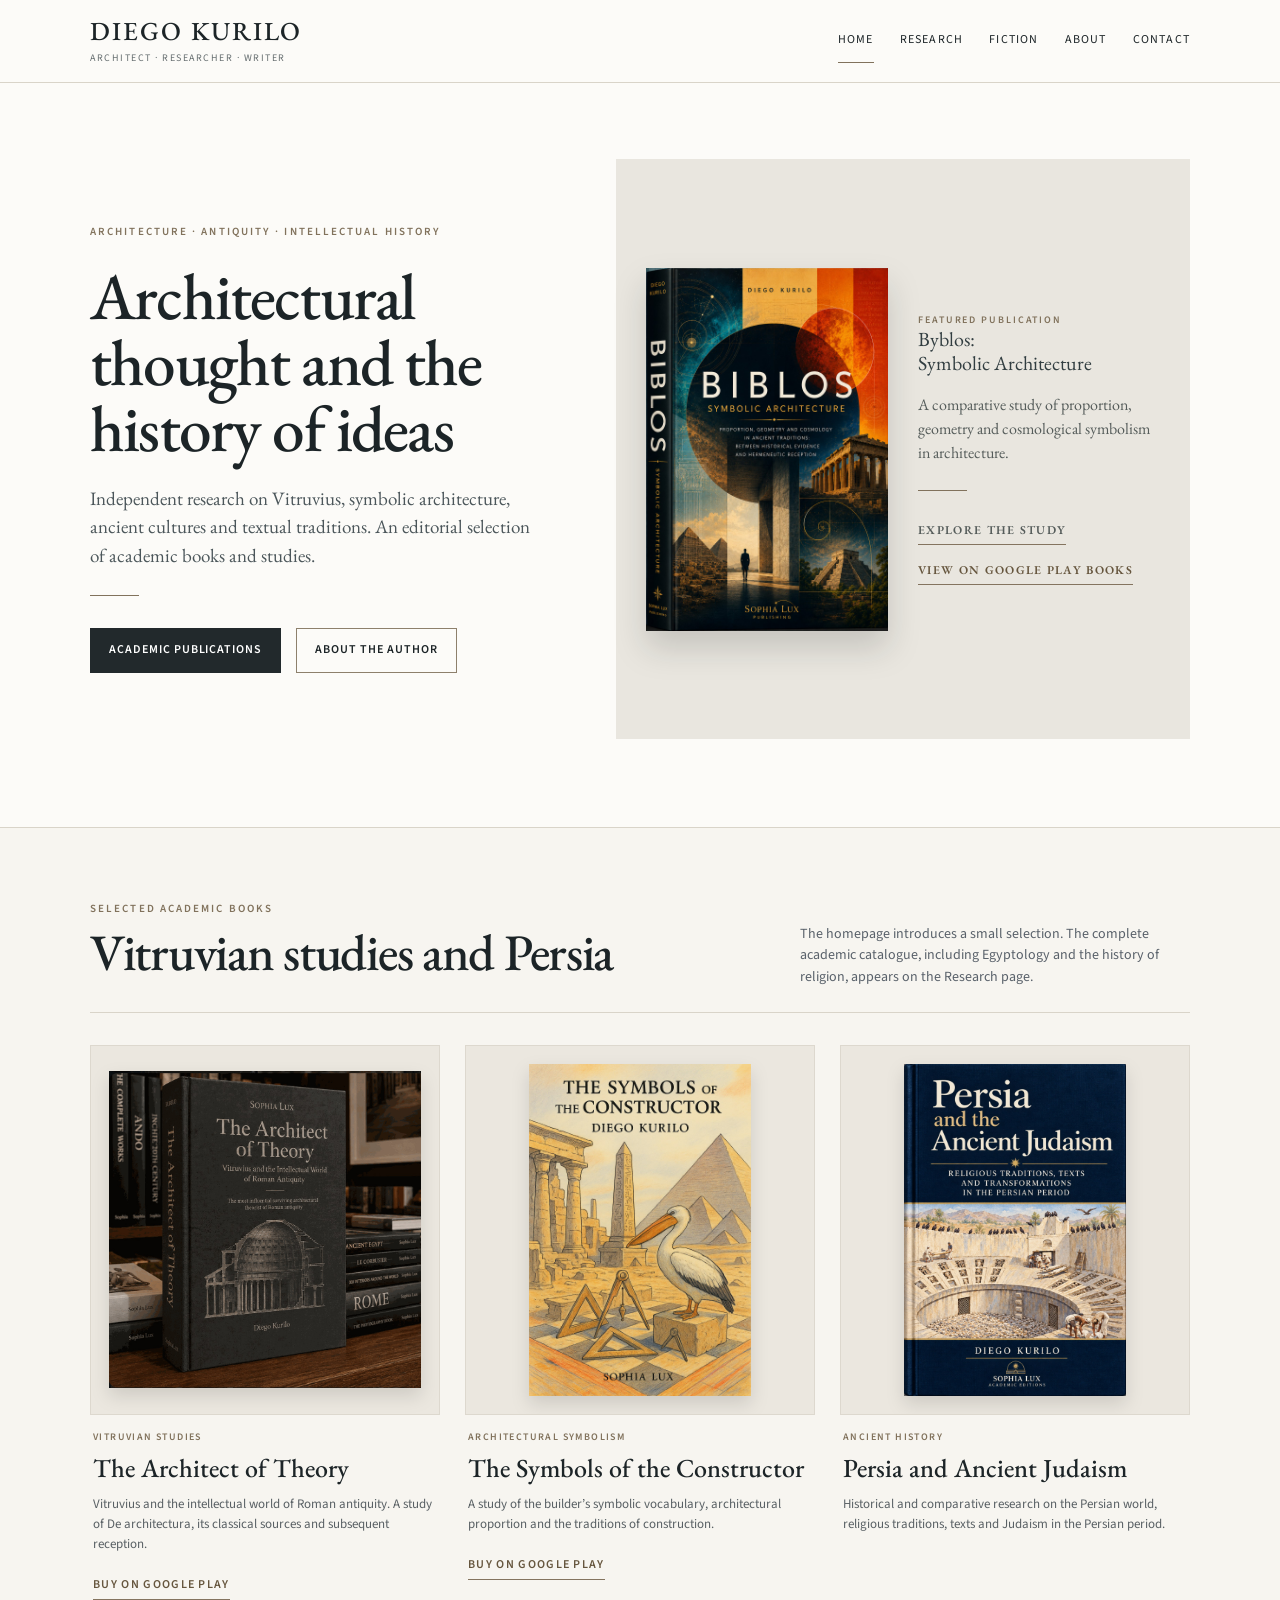
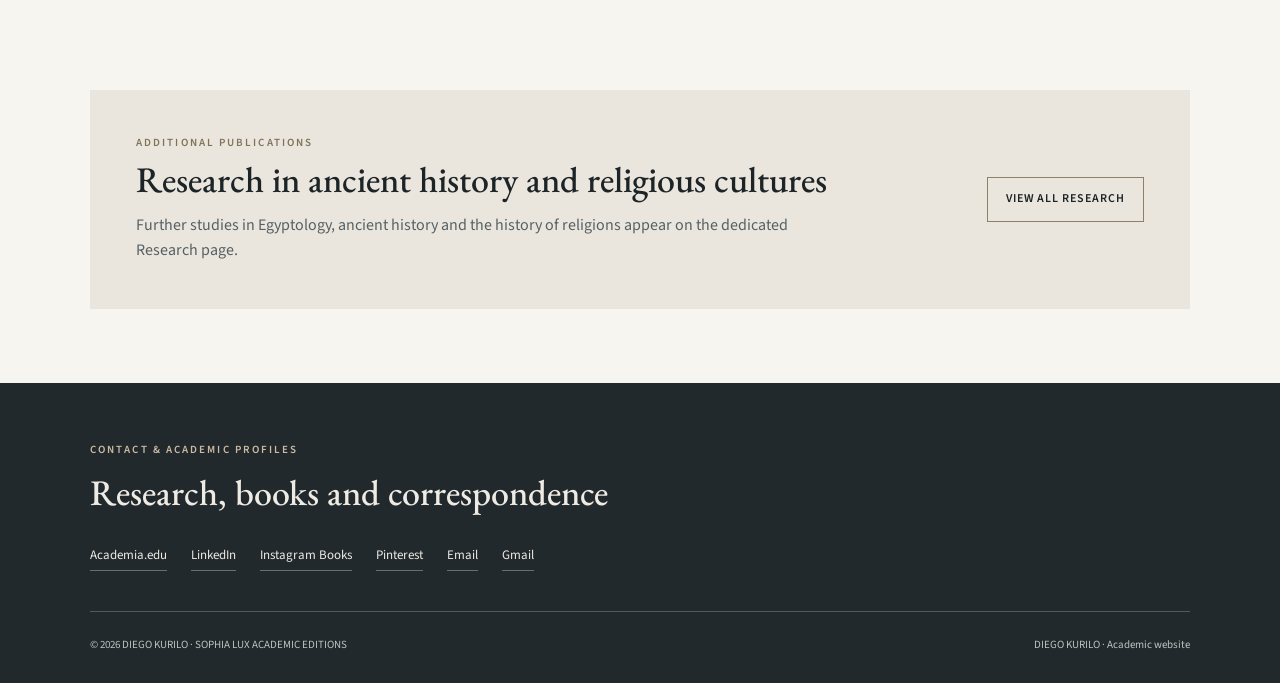
<file: index.html>
<!DOCTYPE html>

<html lang="en"><head><meta charset="utf-8"/><meta content="width=device-width,initial-scale=1" name="viewport"/><meta content="Academic books on Vitruvius, symbolic architecture and ancient history by Diego Kurilo" name="description"/><title>Academic publications | Diego Kurilo</title><link href="assets/style.css" rel="stylesheet"/></head><body><header class="site-header"><div class="wrap header-inner"><a aria-label="Diego Kurilo homepage" class="brand" href="index.html">DIEGO KURILO<small>Architect · Researcher · Writer</small></a><nav aria-label="Main navigation" class="nav"><a aria-current="page" href="index.html">Home</a><a href="publications.html">Research</a><a href="fiction.html">Fiction</a><a href="about.html">About</a><a href="#contact">Contact</a></nav></div></header><main><section class="hero"><div class="wrap hero-inner"><div><div class="eyebrow">Architecture · Antiquity · Intellectual history</div><h1 class="display hero-title">Architectural thought and the history of ideas</h1><p class="intro">Independent research on Vitruvius, symbolic architecture, ancient cultures and textual traditions. An editorial selection of academic books and studies.</p><div class="line"></div><div class="actions"><a class="button dark" href="publications.html">Academic publications</a><a class="button" href="about.html">About the author</a></div></div><div class="hero-cover"><img alt="Author-provided English cover of Byblos: Symbolic Architecture" src="assets/covers/byblos.jpg"/><aside><div class="eyebrow">Featured publication</div><strong>Byblos:<br/>Symbolic Architecture</strong><p>A comparative study of proportion, geometry and cosmological symbolism in architecture.</p><div class="line"></div><a class="linkline" href="publications.html#byblos">Explore the study</a><a class="linkline external-book" href="https://play.google.com/store/books/details/Diego_kurilo_Byblos_Symbolic_Architecture?id=s-d1EQAAQBAJ&amp;hl=es" rel="noopener noreferrer" target="_blank" title="Google Play Books listing supplied by the author">View on Google Play Books</a></aside></div></div></section><section class="section"><div class="wrap"><div class="section-head"><div><div class="eyebrow">Selected academic books</div><h2>Vitruvian studies and Persia</h2></div><p>The homepage introduces a small selection. The complete academic catalogue, including Egyptology and the history of religion, appears on the Research page.</p></div><div class="book-grid"><article class="book-card"><div class="cover cover--photo"><img alt="Original author-supplied English book-cover photograph: The Architect of Theory" decoding="async" loading="eager" src="assets/covers/architect-original.jpg"/></div><div class="metadata"><div class="eyebrow">Vitruvian studies</div><h3>The Architect of Theory</h3><p>Vitruvius and the intellectual world of Roman antiquity. A study of De architectura, its classical sources and subsequent reception.</p><a class="linkline external-book" href="https://play.google.com/store/books/details/DIEGO_KURILO_The_Architect_of_Theory?id=3UvsEQAAQBAJ" rel="noopener noreferrer" target="_blank" title="English edition / Google Play Books">Buy on Google Play</a></div></article><article class="book-card"><div class="cover"><img alt="Original English-language cover of The Symbols of the Constructor" loading="lazy" src="assets/covers/symbols.jpg"/></div><div class="metadata"><div class="eyebrow">Architectural symbolism</div><h3>The Symbols of the Constructor</h3><p>A study of the builder’s symbolic vocabulary, architectural proportion and the traditions of construction.</p><a class="linkline external-book" href="https://play.google.com/store/books/details/Diego_kurilo_The_Symbols_of_the_Constructor?id=N5h1EQAAQBAJ" rel="noopener noreferrer" target="_blank" title="English edition / Google Play Books">Buy on Google Play</a></div></article><article class="book-card"><div class="cover"><img alt="Original English-language cover of Persia and Ancient Judaism" loading="lazy" src="assets/covers/persia.jpg"/></div><div class="metadata"><div class="eyebrow">Ancient history</div><h3>Persia and Ancient Judaism</h3><p>Historical and comparative research on the Persian world, religious traditions, texts and Judaism in the Persian period.</p></div></article></div></div></section><section class="section" style="padding-top:0"><div class="wrap"><div class="panel"><div><div class="eyebrow">Additional publications</div><h2>Research in ancient history and religious cultures</h2><p>Further studies in Egyptology, ancient history and the history of religions appear on the dedicated Research page.</p></div><a class="button" href="publications.html#additional">View all research</a></div></div></section></main><footer class="footer" id="contact"><div class="wrap"><div class="eyebrow" style="color:#cbbba3">Contact &amp; academic profiles</div><h2 style="font:500 36px 'EB Garamond',Georgia,serif;margin:12px 0">Research, books and correspondence</h2><div class="footer-links"><a href="https://uflo.academia.edu/DiegoAlonsoK" rel="noopener noreferrer" target="_blank">Academia.edu</a><a href="https://www.linkedin.com/in/diego-k-47a4a9344/" rel="noopener noreferrer" target="_blank">LinkedIn</a><a href="https://www.instagram.com/arch.diego.kurilo.books/" rel="noopener noreferrer" target="_blank">Instagram Books</a><a href="https://ar.pinterest.com/dalonsok/" rel="noopener noreferrer" target="_blank">Pinterest</a><a href="mailto:diegoalonsok@gmail.com">Email</a><a href="https://mail.google.com/mail/?view=cm&amp;fs=1&amp;to=diegoalonsok@gmail.com" rel="noopener noreferrer" target="_blank">Gmail</a></div><div class="footer-note"><span>© 2026 DIEGO KURILO · SOPHIA LUX ACADEMIC EDITIONS</span><span>DIEGO KURILO · Academic website</span></div></div></footer></body></html>
</file>
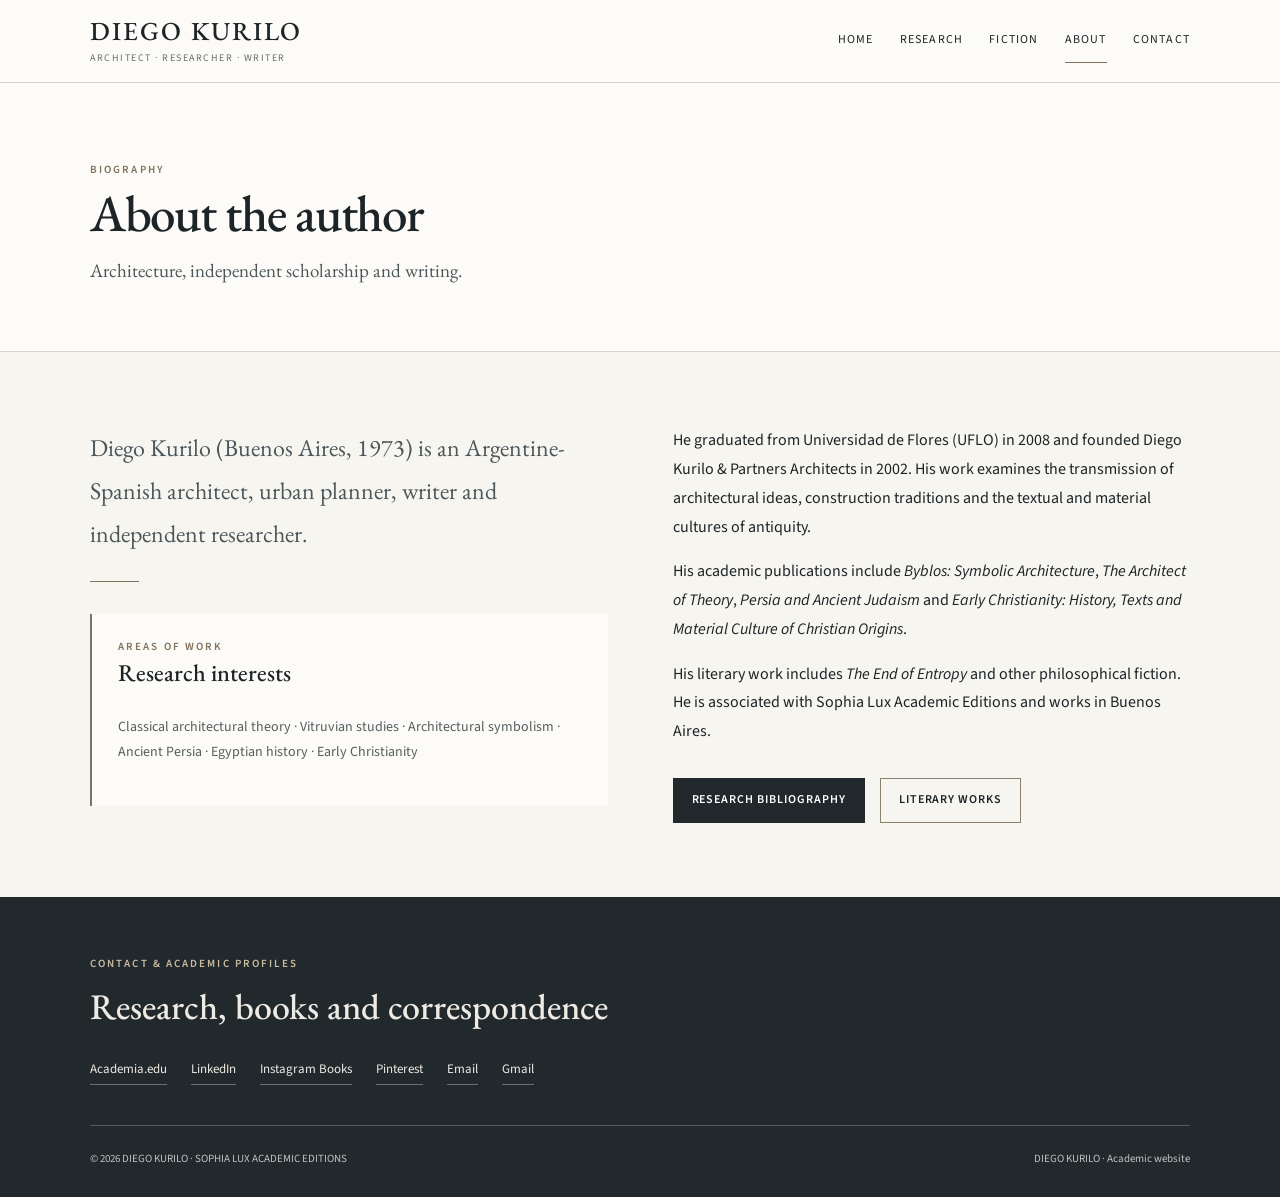
<file: about.html>
<!DOCTYPE html>
<html lang="en"><head><meta charset="utf-8"/><meta content="width=device-width,initial-scale=1" name="viewport"/><meta content="Biography of Diego Kurilo, author and independent researcher" name="description"/><title>Biography | Diego Kurilo</title><link href="assets/style.css" rel="stylesheet"/></head><body><header class="site-header"><div class="wrap header-inner"><a aria-label="Diego Kurilo homepage" class="brand" href="index.html">DIEGO KURILO<small>Architect · Researcher · Writer</small></a><nav aria-label="Main navigation" class="nav"><a href="index.html">Home</a><a href="publications.html">Research</a><a href="fiction.html">Fiction</a><a aria-current="page" href="about.html">About</a><a href="index.html#contact">Contact</a></nav></div></header><main><div class="page-heading"><div class="wrap"><div class="eyebrow">Biography</div><h1>About the author</h1><p class="intro">Architecture, independent scholarship and writing.</p></div></div><section class="section"><div class="wrap about-layout"><div><p class="intro">Diego Kurilo (Buenos Aires, 1973) is an Argentine-Spanish architect, urban planner, writer and independent researcher.</p><div class="line"></div><div class="secondary-card"><div class="eyebrow">Areas of work</div><h3>Research interests</h3><p>Classical architectural theory · Vitruvian studies · Architectural symbolism · Ancient Persia · Egyptian history · Early Christianity</p></div></div><div><p>He graduated from Universidad de Flores (UFLO) in 2008 and founded Diego Kurilo &amp; Partners Architects in 2002. His work examines the transmission of architectural ideas, construction traditions and the textual and material cultures of antiquity.</p><p>His academic publications include <em>Byblos: Symbolic Architecture</em>, <em>The Architect of Theory</em>, <em>Persia and Ancient Judaism</em> and <em>Early Christianity: History, Texts and Material Culture of Christian Origins</em>.</p><p>His literary work includes <em>The End of Entropy</em> and other philosophical fiction. He is associated with Sophia Lux Academic Editions and works in Buenos Aires.</p><div class="actions"><a class="button dark" href="publications.html">Research bibliography</a><a class="button" href="fiction.html">Literary works</a></div></div></div></section></main><footer class="footer" id="contact"><div class="wrap"><div class="eyebrow" style="color:#cbbba3">Contact &amp; academic profiles</div><h2 style="font:500 36px 'EB Garamond',Georgia,serif;margin:12px 0">Research, books and correspondence</h2><div class="footer-links"><a href="https://uflo.academia.edu/DiegoAlonsoK" rel="noopener noreferrer" target="_blank">Academia.edu</a><a href="https://www.linkedin.com/in/diego-k-47a4a9344/" rel="noopener noreferrer" target="_blank">LinkedIn</a><a href="https://www.instagram.com/arch.diego.kurilo.books/" rel="noopener noreferrer" target="_blank">Instagram Books</a><a href="https://ar.pinterest.com/dalonsok/" rel="noopener noreferrer" target="_blank">Pinterest</a><a href="mailto:diegoalonsok@gmail.com">Email</a><a href="https://mail.google.com/mail/?view=cm&amp;fs=1&amp;to=diegoalonsok@gmail.com" rel="noopener noreferrer" target="_blank">Gmail</a></div><div class="footer-note"><span>© 2026 DIEGO KURILO · SOPHIA LUX ACADEMIC EDITIONS</span><span>DIEGO KURILO · Academic website</span></div></div></footer></body></html>
</file>
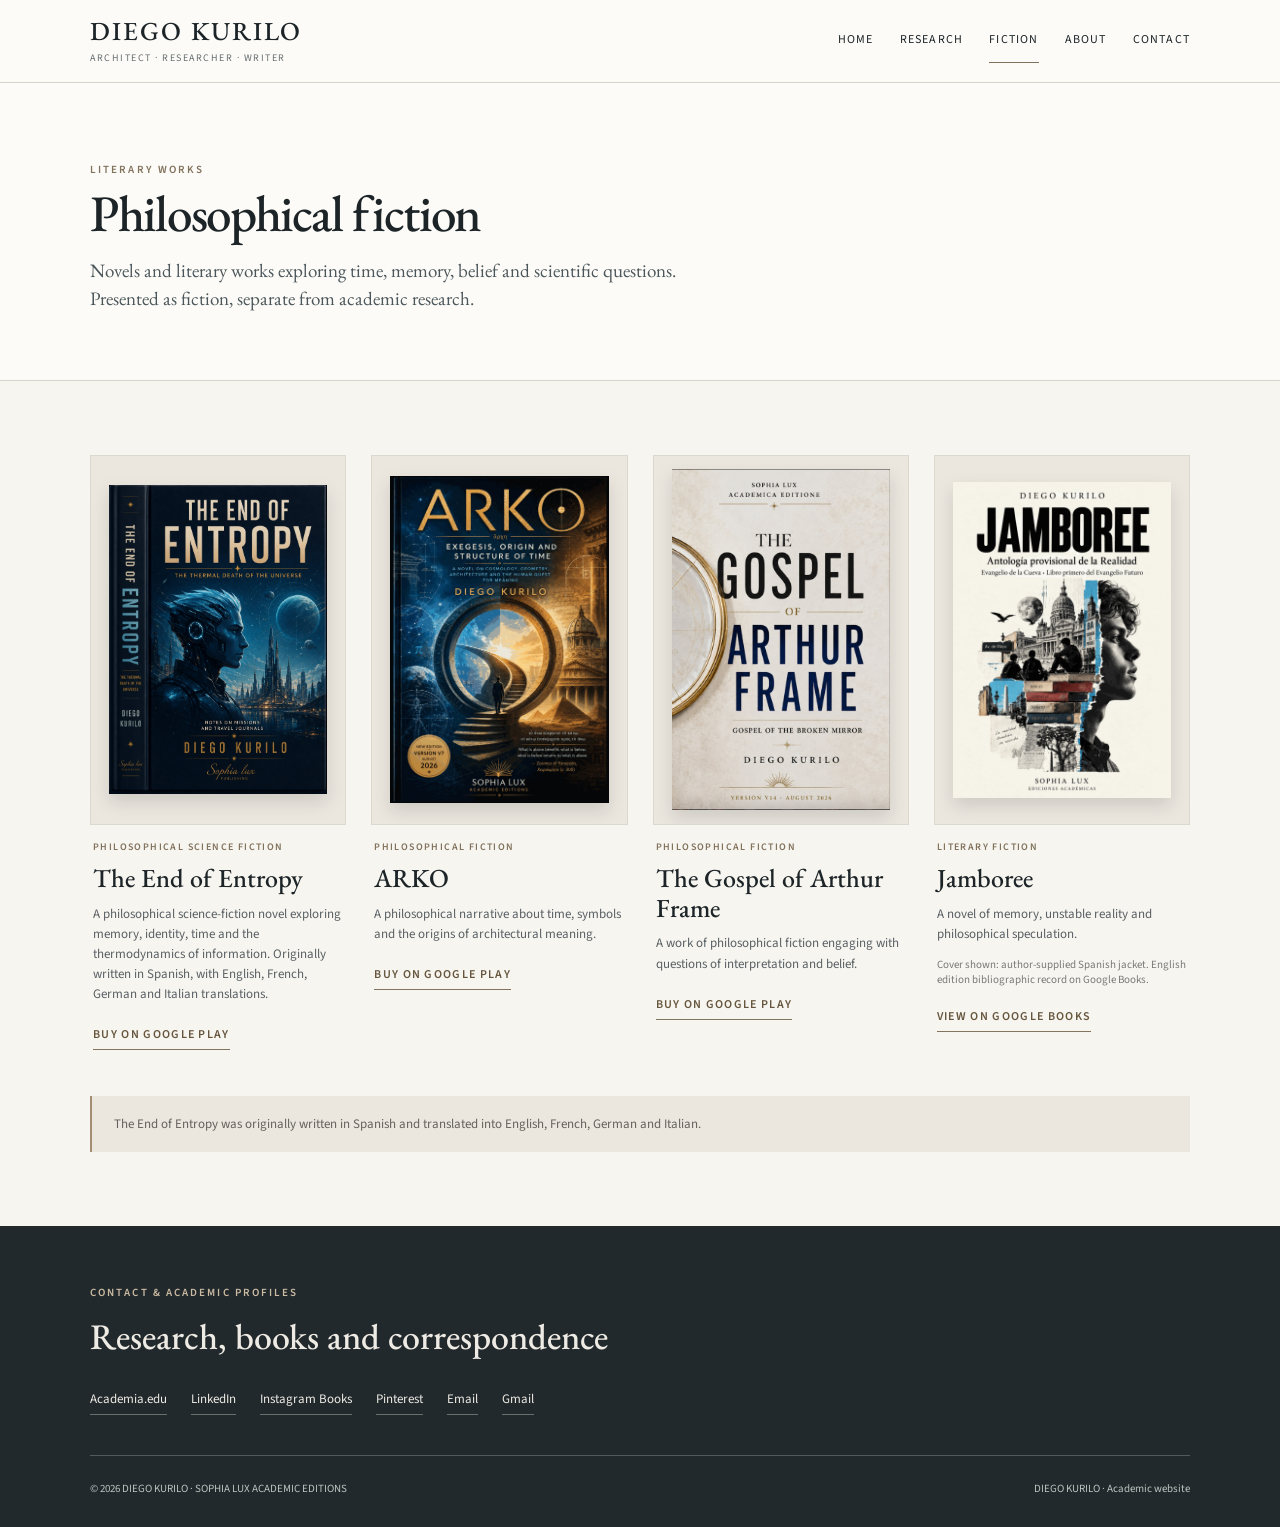
<file: fiction.html>
<!DOCTYPE html>

<html lang="en"><head><meta charset="utf-8"/><meta content="width=device-width,initial-scale=1" name="viewport"/><meta content="Philosophical fiction by Diego Kurilo, including The End of Entropy" name="description"/><title>Philosophical fiction | Diego Kurilo</title><link href="assets/style.css" rel="stylesheet"/></head><body><header class="site-header"><div class="wrap header-inner"><a aria-label="Diego Kurilo homepage" class="brand" href="index.html">DIEGO KURILO<small>Architect · Researcher · Writer</small></a><nav aria-label="Main navigation" class="nav"><a href="index.html">Home</a><a href="publications.html">Research</a><a aria-current="page" href="fiction.html">Fiction</a><a href="about.html">About</a><a href="index.html#contact">Contact</a></nav></div></header><main><div class="page-heading"><div class="wrap"><div class="eyebrow">Literary works</div><h1>Philosophical fiction</h1><p class="intro">Novels and literary works exploring time, memory, belief and scientific questions. Presented as fiction, separate from academic research.</p></div></div><section class="section"><div class="wrap"><div class="book-grid four"><article class="book-card"><div class="cover"><a href="https://play.google.com/store/books/details?id=_NHBEQAAQBAJ" target="_blank" rel="noopener noreferrer" aria-label="Open The End of Entropy on Google Books" style="display:block"><img alt="Original English-language cover of The End of Entropy" loading="lazy" src="assets/covers/entropy.jpg"/></a></div><div class="metadata"><div class="eyebrow">Philosophical science fiction</div><h3>The End of Entropy</h3><p>A philosophical science-fiction novel exploring memory, identity, time and the thermodynamics of information. Originally written in Spanish, with English, French, German and Italian translations.</p><a class="linkline external-book" href="https://play.google.com/store/books/details/DIEGO_KURILO_THE_END_OF_ENTROPY?id=_NHBEQAAQBAJ&amp;hl=es" rel="noopener noreferrer" target="_blank" title="Google Play Books">Buy on Google Play</a></div></article><article class="book-card"><div class="cover"><a href="https://play.google.com/store/books/details?id=MMz8EQAAQBAJ" target="_blank" rel="noopener noreferrer" aria-label="Open ARKO on Google Books" style="display:block"><img alt="Original author-supplied English cover: ARKO — Exegesis, Origin and Structure of Time" decoding="async" loading="eager" src="assets/covers/arko-original.jpg"/></a></div><div class="metadata"><div class="eyebrow">Philosophical fiction</div><h3>ARKO</h3><p>A philosophical narrative about time, symbols and the origins of architectural meaning.</p><a class="linkline external-book" href="https://play.google.com/store/books/details/DIEGO_KURILO_A_R_K_O?id=MMz8EQAAQBAJ&amp;hl=es" rel="noopener noreferrer" target="_blank" title="Google Play Books">Buy on Google Play</a></div></article><article class="book-card"><div class="cover"><a href="https://play.google.com/store/books/details?id=axb_EQAAQBAJ" target="_blank" rel="noopener noreferrer" aria-label="Open The Gospel of Arthur Frame on Google Books" style="display:block"><img alt="Original English-language cover of The Gospel of Arthur Frame" loading="lazy" src="assets/covers/arthur.jpg"/></a></div><div class="metadata"><div class="eyebrow">Philosophical fiction</div><h3>The Gospel of Arthur Frame</h3><p>A work of philosophical fiction engaging with questions of interpretation and belief.</p><a class="linkline external-book" href="https://play.google.com/store/books/details/DIEGO_KURILO_THE_GOSPEL_ARTHUR_FRAME?id=axb_EQAAQBAJ" rel="noopener noreferrer" target="_blank" title="English edition / Google Play Books">Buy on Google Play</a></div></article><article class="book-card"><div class="cover"><a href="https://books.google.com/books/about/JAMBOREE.html?id=1CMOEgAAQBAJ" target="_blank" rel="noopener noreferrer" aria-label="Open Jamboree on Google Books" style="display:block"><img alt="Original author-supplied Jamboree book cover (Spanish-language jacket)" decoding="async" loading="eager" src="assets/covers/jamboree-original.jpg"/></a></div><div class="metadata"><div class="eyebrow">Literary fiction</div><h3>Jamboree</h3><p>A novel of memory, unstable reality and philosophical speculation.</p><p class="edition-note">Cover shown: author-supplied Spanish jacket. English edition bibliographic record on Google Books.</p><a class="linkline external-book" href="https://books.google.com/books/about/JAMBOREE.html?id=1CMOEgAAQBAJ" rel="noopener noreferrer" target="_blank" title="English edition bibliographic record; purchase availability not confirmed">View on Google Books</a></div></article></div><div class="category-note">The End of Entropy was originally written in Spanish and translated into English, French, German and Italian.</div></div></section></main><footer class="footer" id="contact"><div class="wrap"><div class="eyebrow" style="color:#cbbba3">Contact &amp; academic profiles</div><h2 style="font:500 36px 'EB Garamond',Georgia,serif;margin:12px 0">Research, books and correspondence</h2><div class="footer-links"><a href="https://uflo.academia.edu/DiegoAlonsoK" rel="noopener noreferrer" target="_blank">Academia.edu</a><a href="https://www.linkedin.com/in/diego-k-47a4a9344/" rel="noopener noreferrer" target="_blank">LinkedIn</a><a href="https://www.instagram.com/arch.diego.kurilo.books/" rel="noopener noreferrer" target="_blank">Instagram Books</a><a href="https://ar.pinterest.com/dalonsok/" rel="noopener noreferrer" target="_blank">Pinterest</a><a href="mailto:diegoalonsok@gmail.com">Email</a><a href="https://mail.google.com/mail/?view=cm&amp;fs=1&amp;to=diegoalonsok@gmail.com" rel="noopener noreferrer" target="_blank">Gmail</a></div><div class="footer-note"><span>© 2026 DIEGO KURILO · SOPHIA LUX ACADEMIC EDITIONS</span><span>DIEGO KURILO · Academic website</span></div></div></footer></body></html>
</file>
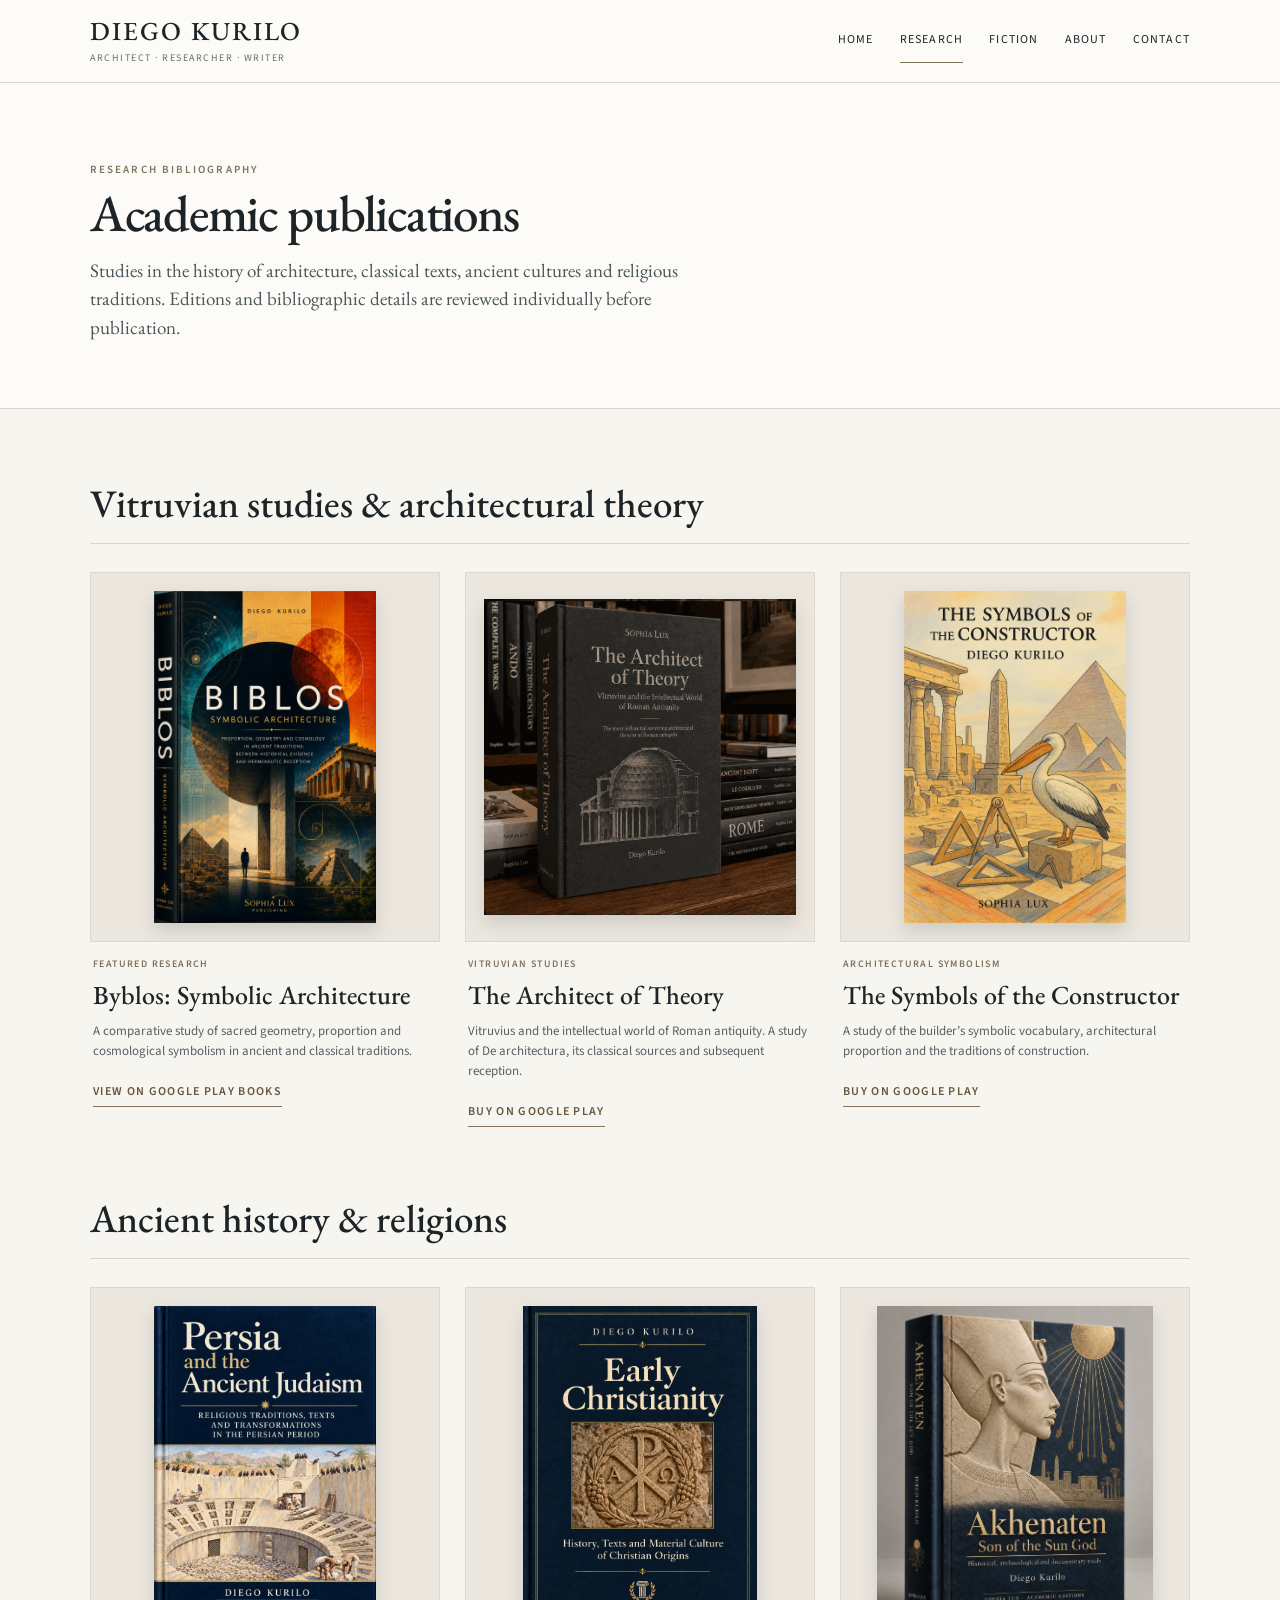
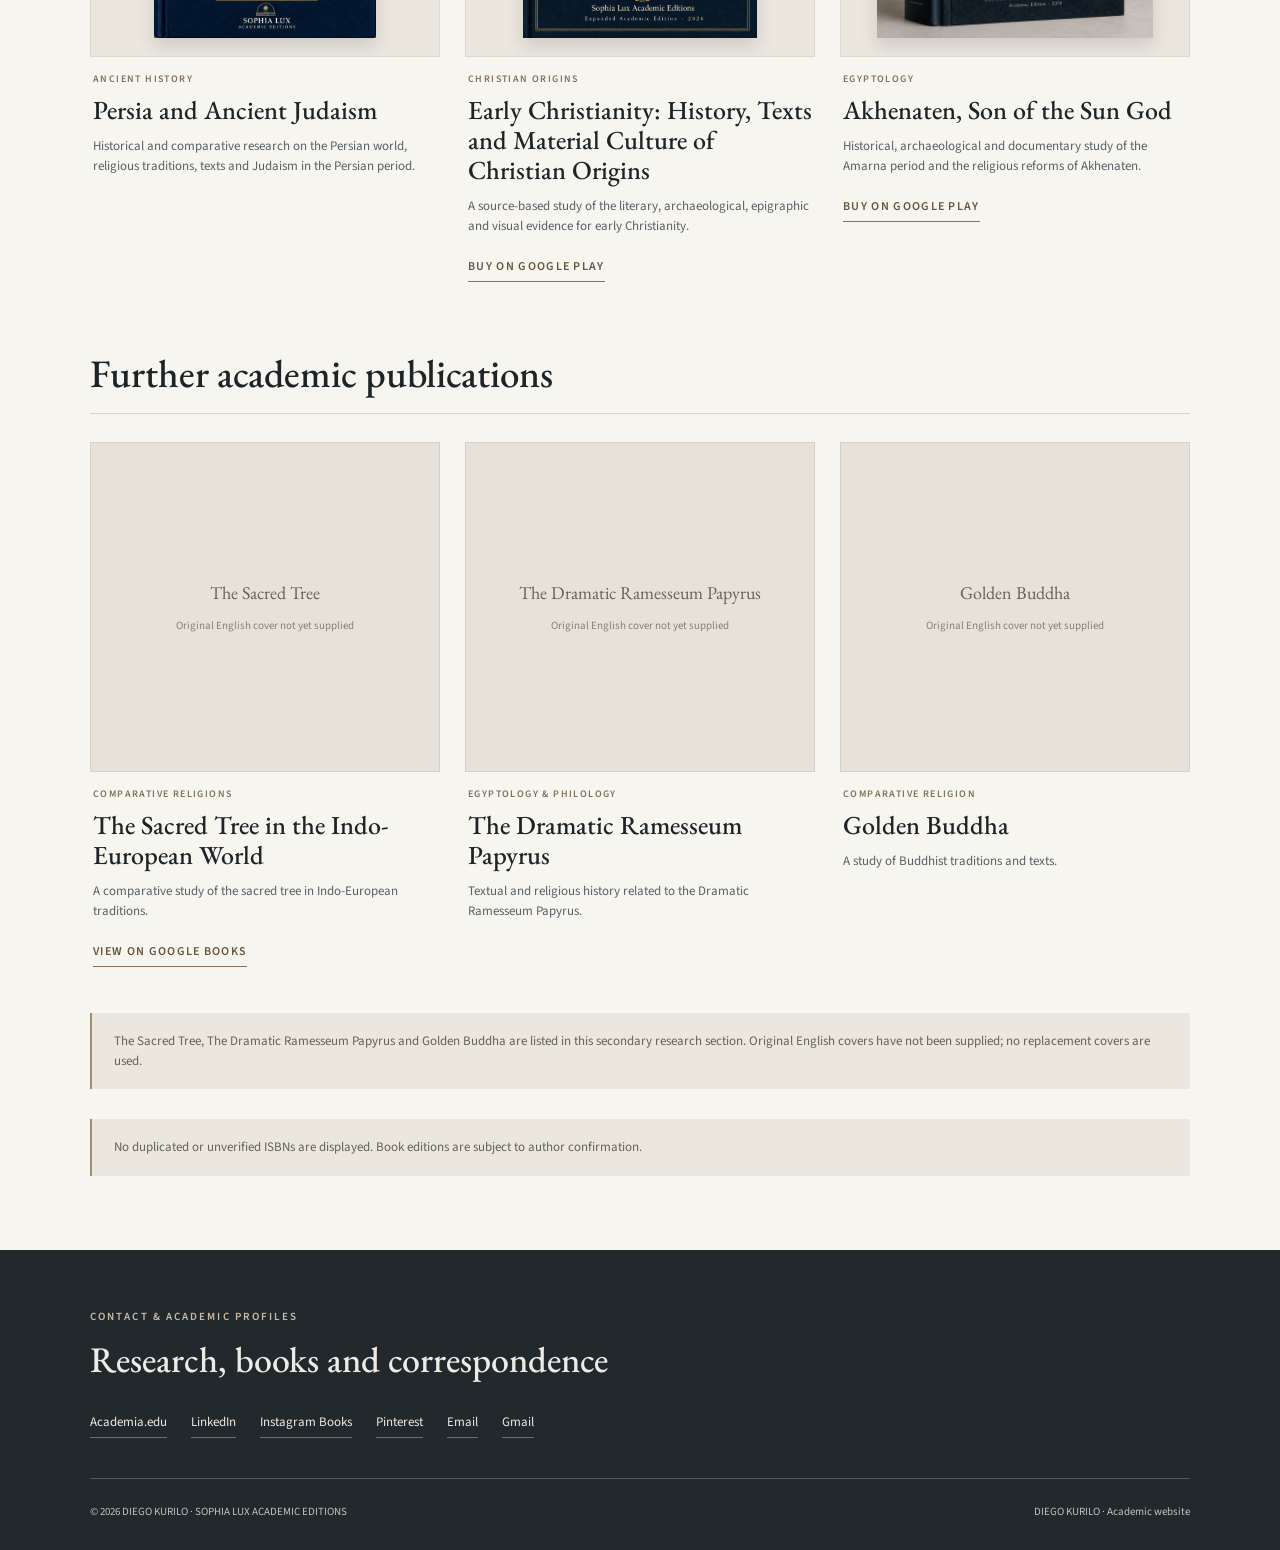
<file: publications.html>
<!DOCTYPE html>

<html lang="en"><head><meta charset="utf-8"/><meta content="width=device-width,initial-scale=1" name="viewport"/><meta content="Bibliography of academic publications by Diego Kurilo" name="description"/><title>Research publications | Diego Kurilo</title><link href="assets/style.css" rel="stylesheet"/></head><body><header class="site-header"><div class="wrap header-inner"><a aria-label="Diego Kurilo homepage" class="brand" href="index.html">DIEGO KURILO<small>Architect · Researcher · Writer</small></a><nav aria-label="Main navigation" class="nav"><a href="index.html">Home</a><a aria-current="page" href="publications.html">Research</a><a href="fiction.html">Fiction</a><a href="about.html">About</a><a href="index.html#contact">Contact</a></nav></div></header><main><div class="page-heading"><div class="wrap"><div class="eyebrow">Research bibliography</div><h1>Academic publications</h1><p class="intro">Studies in the history of architecture, classical texts, ancient cultures and religious traditions. Editions and bibliographic details are reviewed individually before publication.</p></div></div><section class="section"><div class="wrap"><div class="category" id="vitruvian"><h2>Vitruvian studies &amp; architectural theory</h2><div class="book-grid"><div id="byblos"><article class="book-card"><div class="cover"><img alt="Original English-language cover of Byblos: Symbolic Architecture" loading="lazy" src="assets/covers/byblos.jpg"/></div><div class="metadata"><div class="eyebrow">Featured research</div><h3>Byblos: Symbolic Architecture</h3><p>A comparative study of sacred geometry, proportion and cosmological symbolism in ancient and classical traditions.</p><a class="linkline external-book" href="https://play.google.com/store/books/details/Diego_kurilo_Byblos_Symbolic_Architecture?id=s-d1EQAAQBAJ&amp;hl=es" rel="noopener noreferrer" target="_blank" title="Google Play Books listing supplied by the author">View on Google Play Books</a></div></article></div><article class="book-card"><div class="cover cover--photo"><img alt="Original author-supplied English book-cover photograph: The Architect of Theory" decoding="async" loading="eager" src="assets/covers/architect-original.jpg"/></div><div class="metadata"><div class="eyebrow">Vitruvian studies</div><h3>The Architect of Theory</h3><p>Vitruvius and the intellectual world of Roman antiquity. A study of De architectura, its classical sources and subsequent reception.</p><a class="linkline external-book" href="https://play.google.com/store/books/details/DIEGO_KURILO_The_Architect_of_Theory?id=3UvsEQAAQBAJ" rel="noopener noreferrer" target="_blank" title="English edition / Google Play Books">Buy on Google Play</a></div></article><article class="book-card"><div class="cover"><img alt="Original English-language cover of The Symbols of the Constructor" loading="lazy" src="assets/covers/symbols.jpg"/></div><div class="metadata"><div class="eyebrow">Architectural symbolism</div><h3>The Symbols of the Constructor</h3><p>A study of the builder’s symbolic vocabulary, architectural proportion and the traditions of construction.</p><a class="linkline external-book" href="https://play.google.com/store/books/details/Diego_kurilo_The_Symbols_of_the_Constructor?id=N5h1EQAAQBAJ" rel="noopener noreferrer" target="_blank" title="English edition / Google Play Books">Buy on Google Play</a></div></article></div></div><div class="category" id="ancient"><h2>Ancient history &amp; religions</h2><div class="book-grid"><article class="book-card"><div class="cover"><img alt="Original English-language cover of Persia and Ancient Judaism" loading="lazy" src="assets/covers/persia.jpg"/></div><div class="metadata"><div class="eyebrow">Ancient history</div><h3>Persia and Ancient Judaism</h3><p>Historical and comparative research on the Persian world, religious traditions, texts and Judaism in the Persian period.</p></div></article><article class="book-card"><div class="cover"><img alt="Original English-language cover of Early Christianity: History, Texts and Material Culture of Christian Origins" loading="lazy" src="assets/covers/early-christianity.jpg"/></div><div class="metadata"><div class="eyebrow">Christian origins</div><h3>Early Christianity: History, Texts and Material Culture of Christian Origins</h3><p>A source-based study of the literary, archaeological, epigraphic and visual evidence for early Christianity.</p><a class="linkline external-book" href="https://play.google.com/store/books/details/Diego_Kurilo_Early_Christianity?id=wlYWEgAAQBAJ" rel="noopener noreferrer" target="_blank" title="English edition / Google Play Books">Buy on Google Play</a></div></article><article class="book-card"><div class="cover"><img alt="Original English-language cover of Akhenaten, Son of the Sun God" loading="lazy" src="assets/covers/akhenaten.jpg"/></div><div class="metadata"><div class="eyebrow">Egyptology</div><h3>Akhenaten, Son of the Sun God</h3><p>Historical, archaeological and documentary study of the Amarna period and the religious reforms of Akhenaten.</p><a class="linkline external-book" href="https://play.google.com/store/books/details/DIEGO_KURILO_Akhenaten_Son_of_the_Sun_God?id=xakMEgAAQBAJ" rel="noopener noreferrer" target="_blank" title="English edition / Google Play Books">Buy on Google Play</a></div></article></div></div><div class="category" id="additional"><h2>Further academic publications</h2><div class="book-grid"><article class="book-card"><div class="empty-cover"><div>The Sacred Tree<small>Original English cover not yet supplied</small></div></div><div class="metadata"><div class="eyebrow">Comparative religions</div><h3>The Sacred Tree in the Indo-European World</h3><p>A comparative study of the sacred tree in Indo-European traditions.</p><a class="linkline external-book" href="https://books.google.com/books?id=ThsC0AEACAAJ" rel="noopener noreferrer" target="_blank" title="Bibliographic record on Google Books; purchase availability not confirmed">View on Google Books</a></div></article><article class="book-card"><div class="empty-cover"><div>The Dramatic Ramesseum Papyrus<small>Original English cover not yet supplied</small></div></div><div class="metadata"><div class="eyebrow">Egyptology &amp; philology</div><h3>The Dramatic Ramesseum Papyrus</h3><p>Textual and religious history related to the Dramatic Ramesseum Papyrus.</p></div></article><article class="book-card"><div class="empty-cover"><div>Golden Buddha<small>Original English cover not yet supplied</small></div></div><div class="metadata"><div class="eyebrow">Comparative religion</div><h3>Golden Buddha</h3><p>A study of Buddhist traditions and texts.</p></div></article></div><div class="category-note">The Sacred Tree, The Dramatic Ramesseum Papyrus and Golden Buddha are listed in this secondary research section. Original English covers have not been supplied; no replacement covers are used.</div></div><div class="category-note">No duplicated or unverified ISBNs are displayed. Book editions are subject to author confirmation.</div></div></section></main><footer class="footer" id="contact"><div class="wrap"><div class="eyebrow" style="color:#cbbba3">Contact &amp; academic profiles</div><h2 style="font:500 36px 'EB Garamond',Georgia,serif;margin:12px 0">Research, books and correspondence</h2><div class="footer-links"><a href="https://uflo.academia.edu/DiegoAlonsoK" rel="noopener noreferrer" target="_blank">Academia.edu</a><a href="https://www.linkedin.com/in/diego-k-47a4a9344/" rel="noopener noreferrer" target="_blank">LinkedIn</a><a href="https://www.instagram.com/arch.diego.kurilo.books/" rel="noopener noreferrer" target="_blank">Instagram Books</a><a href="https://ar.pinterest.com/dalonsok/" rel="noopener noreferrer" target="_blank">Pinterest</a><a href="mailto:diegoalonsok@gmail.com">Email</a><a href="https://mail.google.com/mail/?view=cm&amp;fs=1&amp;to=diegoalonsok@gmail.com" rel="noopener noreferrer" target="_blank">Gmail</a></div><div class="footer-note"><span>© 2026 DIEGO KURILO · SOPHIA LUX ACADEMIC EDITIONS</span><span>DIEGO KURILO · Academic website</span></div></div></footer></body></html>
</file>
<file: assets/style.css>
@import url('https://fonts.googleapis.com/css2?family=EB+Garamond:wght@400;500;600;700&family=Source+Sans+3:wght@400;500;600;700&display=swap');
:root{--paper:#f7f5f0;--white:#fcfbf8;--ink:#1c2427;--muted:#59616a;--accent:#81725c;--line:#d9d4c9;--sand:#ebe7df;--night:#22292c}
*{box-sizing:border-box}html{scroll-behavior:smooth}body{margin:0;color:var(--ink);background:var(--paper);font:16px/1.55 'Source Sans 3',Arial,sans-serif}a{color:inherit;text-decoration:none}a:hover{color:#806b50}img{display:block;max-width:100%}h1,h2,h3,p{margin-top:0}h1,h2,h3,.brand,.serif{font-family:'EB Garamond',Georgia,serif;font-weight:500}.wrap{max-width:1180px;margin:0 auto;padding:0 40px}.site-header{border-bottom:1px solid var(--line);background:var(--white);position:sticky;top:0;z-index:10}.header-inner{min-height:82px;display:flex;justify-content:space-between;align-items:center;gap:28px}.brand{font-size:26px;letter-spacing:.075em;line-height:1.1;white-space:nowrap}.brand small{display:block;margin-top:6px;font:10px/1.3 'Source Sans 3',Arial,sans-serif;letter-spacing:.15em;color:#666e70;text-transform:uppercase}.nav{display:flex;flex-wrap:wrap;gap:26px;font-size:12px;letter-spacing:.1em;text-transform:uppercase}.nav a{padding:12px 0;border-bottom:1px solid transparent}.nav a[aria-current=page]{border-bottom-color:var(--accent)}.eyebrow{font:600 11px/1.3 'Source Sans 3',Arial,sans-serif;color:var(--accent);letter-spacing:.19em;text-transform:uppercase}.display{font:500 clamp(44px,5.1vw,74px)/1.01 'EB Garamond',Georgia,serif;letter-spacing:-.028em}.intro{font:19px/1.5 'EB Garamond',Georgia,serif;color:#4b565a}.hero{background:var(--white);border-bottom:1px solid var(--line)}.hero-inner{padding-top:76px;padding-bottom:88px;display:grid;grid-template-columns:.88fr 1.12fr;gap:75px;align-items:center}.hero .intro{max-width:455px}.hero-title{margin:24px 0 24px;max-width:510px}.hero-cover{display:grid;grid-template-columns:1fr 1fr;gap:30px;align-items:center;background:#e9e6df;padding:30px;min-height:580px}.hero-cover img:first-child{width:100%;max-height:550px;object-fit:contain;filter:drop-shadow(0 17px 16px rgba(15,20,20,.16))}.hero-cover aside{font:16px/1.5 'EB Garamond',Georgia,serif;color:#555c5a;padding:15px 0}.hero-cover aside strong{display:block;font:20px/1.2 'EB Garamond',Georgia,serif;color:#313d40;margin-bottom:18px}.hero-cover aside .eyebrow{font-size:10px}.line{height:1px;background:var(--accent);width:49px;margin:25px 0}.linkline{display:inline-block;font-size:12px;text-transform:uppercase;letter-spacing:.11em;font-weight:600;border-bottom:1px solid #84745f;padding:5px 0}.button{display:inline-flex;border:1px solid #8d806c;padding:12px 18px;font-size:12px;font-weight:600;letter-spacing:.08em;text-transform:uppercase}.button.dark{background:var(--night);color:#fff;border-color:var(--night)}.actions{display:flex;gap:15px;flex-wrap:wrap;margin-top:32px}.section{padding:74px 0}.section-head{display:flex;justify-content:space-between;align-items:flex-end;gap:35px;border-bottom:1px solid var(--line);margin-bottom:32px;padding-bottom:23px}.section-head h2,.page-heading h1{font:500 clamp(37px,4vw,55px)/1.1 'EB Garamond',Georgia,serif;letter-spacing:-.025em;margin:8px 0}.section-head p{max-width:390px;font-size:14px;color:var(--muted);margin:0}.book-grid{display:grid;grid-template-columns:repeat(3,minmax(0,1fr));gap:35px 25px}.book-grid.four{grid-template-columns:repeat(4,minmax(0,1fr))}.cover{background:var(--sand);padding:18px;height:370px;display:flex;align-items:center;justify-content:center;border:1px solid #ddd8ce}.cover img{height:100%;width:100%;object-fit:contain;filter:drop-shadow(0 8px 9px rgba(0,0,0,.12))}.empty-cover{background:#e6e2da;border:1px solid #d7d0c4;display:flex;align-items:center;justify-content:center;padding:30px;text-align:center;color:#65615b;font:18px/1.35 'EB Garamond',Georgia,serif;min-height:330px}.empty-cover small{display:block;margin-top:12px;font:11px/1.4 'Source Sans 3',Arial,sans-serif;color:#858078}.metadata{padding:16px 3px}.metadata .eyebrow{letter-spacing:.14em;font-size:10px}.metadata h3{font:500 26px/1.15 'EB Garamond',Georgia,serif;margin:10px 0}.metadata p{font-size:13px;line-height:1.55;color:#596064}.metadata .linkline{margin-top:4px}.panel{background:#ebe6dd;padding:46px;display:flex;gap:50px;justify-content:space-between;align-items:center}.panel h2{font:500 36px/1.2 'EB Garamond',Georgia,serif;margin:8px 0 12px}.panel p{color:#566064;max-width:660px;margin:0}.footer{background:var(--night);color:#eeeae4;padding:60px 0 30px}.footer-links{display:flex;flex-wrap:wrap;gap:24px;font-size:13px;margin:24px 0 40px}.footer-links a{border-bottom:1px solid #68706e;padding:5px 0}.footer-note{border-top:1px solid #515b5c;padding-top:24px;color:#bec4c0;display:flex;justify-content:space-between;gap:15px;font-size:11px}.page-heading{background:var(--white);border-bottom:1px solid var(--line);padding:80px 0 66px}.page-heading .intro{max-width:650px;margin:15px 0 0}.category{margin-top:55px}.category:first-child{margin-top:0}.category h2{font:500 39px/1.1 'EB Garamond',Georgia,serif;border-bottom:1px solid var(--line);padding-bottom:17px;margin-bottom:28px}.category-note{background:var(--sand);padding:18px 22px;font-size:13px;color:#63625c;border-left:2px solid #a28d71;margin-top:30px}.about-layout{display:grid;grid-template-columns:1fr 1fr;gap:65px}.about-layout .intro{font-size:24px}.about-layout p{font-size:16px;line-height:1.8}.secondary-card{margin-top:32px;background:var(--white);padding:26px;border-left:2px solid var(--accent)}.secondary-card h3{font-size:24px}.secondary-card p{font-size:14px;color:#565e62}.cover-featured{margin-top:0}.copyright{letter-spacing:.06em}
@media(max-width:1000px){.hero-inner{gap:35px}.hero-cover{min-height:450px;padding:22px}.book-grid.four{grid-template-columns:repeat(3,1fr)}.nav{gap:13px}}
@media(max-width:760px){.wrap{padding:0 22px}.header-inner{flex-wrap:wrap;padding-top:14px;padding-bottom:8px;min-height:unset}.nav{gap:16px;width:100%;overflow:auto;flex-wrap:nowrap}.nav a{white-space:nowrap}.brand{font-size:23px}.hero-inner{grid-template-columns:1fr;padding-top:54px;padding-bottom:52px}.hero-cover{grid-template-columns:.9fr 1fr;min-height:0}.hero-cover aside{font-size:15px}.section{padding:48px 0}.section-head{display:block}.section-head p{margin-top:10px}.book-grid,.book-grid.four{grid-template-columns:repeat(2,minmax(0,1fr));gap:18px}.cover{height:260px;padding:9px}.metadata h3{font-size:21px}.panel{display:block;padding:30px}.panel .button{margin-top:22px}.about-layout{grid-template-columns:1fr;gap:5px}.page-heading{padding:50px 0}.footer-note{display:block}}
@media(max-width:420px){.book-grid,.book-grid.four{grid-template-columns:1fr 1fr;gap:13px}.cover{height:225px}.metadata h3{font-size:19px}.hero-cover{display:block}.hero-cover img{height:300px;margin:auto}.hero-cover aside{padding:15px 0 0}}

.external-book{display:inline-block;margin-top:11px;color:#66563e;max-width:100%;line-height:1.5}.external-book:hover{color:#252d2c}.edition-note{font-size:11px!important;color:#777a76!important;margin-top:8px!important;line-height:1.4!important}

/* V6: image display for author-supplied original PNG jacket files */
.cover{overflow:hidden}
.cover img[src$="-original.jpg"]{display:block;width:100%;height:100%;object-fit:contain;object-position:center center;opacity:1}
.cover.cover--photo img{object-fit:contain}
.book-card:focus-within .cover{outline:1px solid #9b8f7b}
</file>
